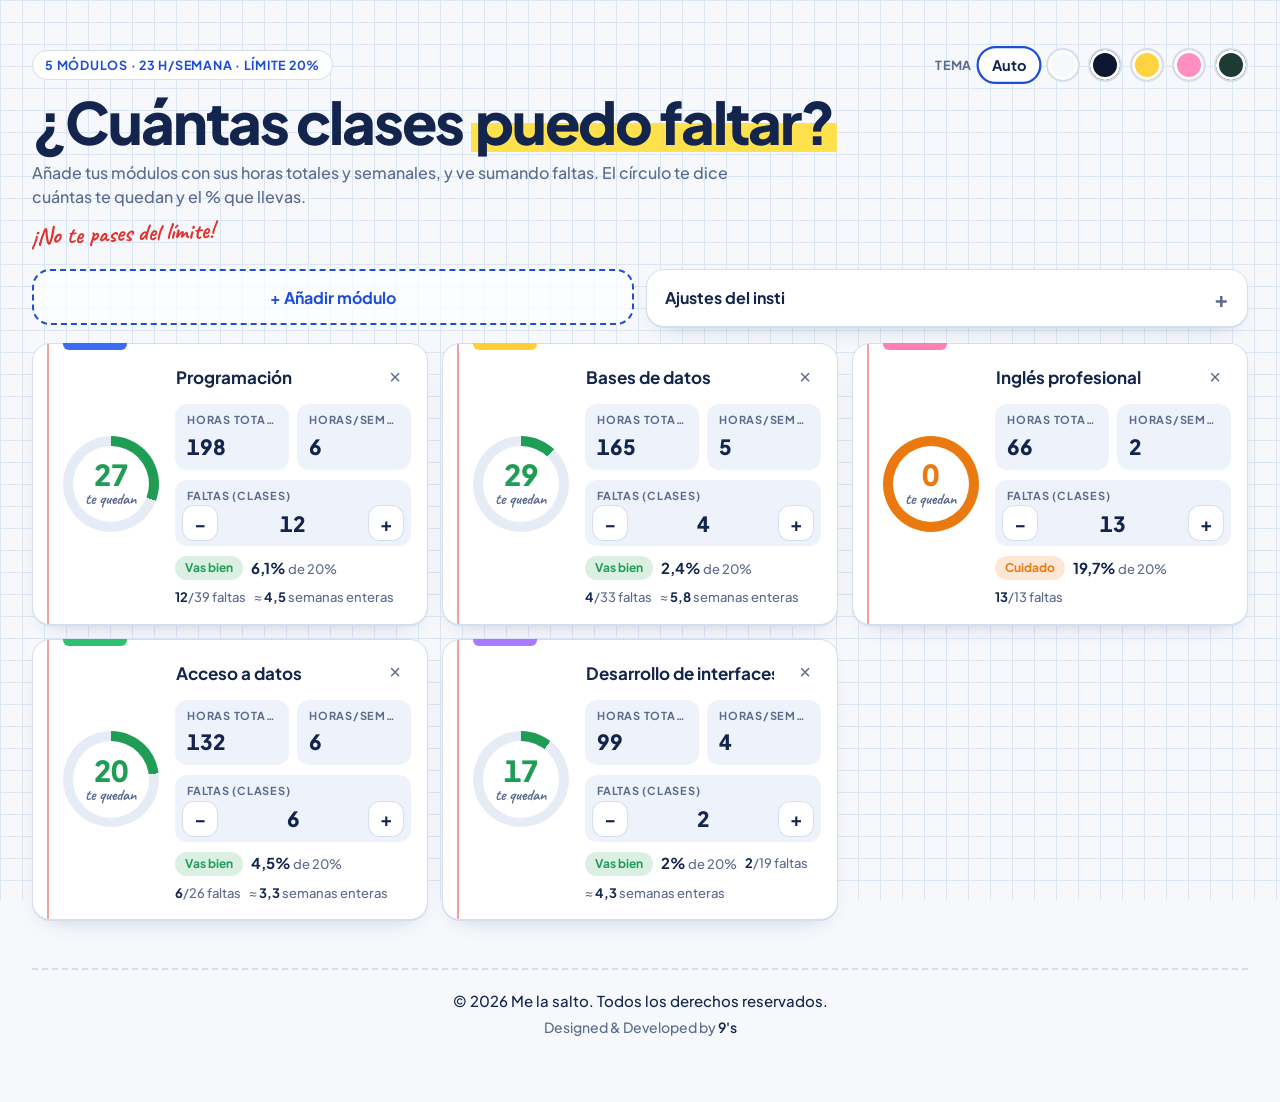
<file: docs/index.html>
<!DOCTYPE html>
<html lang="es">
<head>
  <meta charset="UTF-8">
  <meta name="viewport" content="width=device-width, initial-scale=1.0">
  <title>¿Cuántas clases puedo faltar? · Calculadora de faltas FP</title>
  <meta name="description" content="Calcula cuántas clases puedes faltar en cada módulo de FP antes de perder la evaluación continua.">
  <meta name="theme-color" content="#f6f8fc" media="(prefers-color-scheme: light)">
  <meta name="theme-color" content="#0f1730" media="(prefers-color-scheme: dark)">
  <script>
    // Aplica el tema guardado antes de pintar la página (para que no parpadee)
    try { const t = localStorage.getItem("tema-faltas"); if (t) document.documentElement.dataset.tema = t; } catch (e) {}
  </script>
  <link rel="icon" href="img/favicon.svg" type="image/svg+xml">

  <link rel="preconnect" href="https://fonts.googleapis.com">
  <link rel="preconnect" href="https://fonts.gstatic.com" crossorigin>
  <link rel="stylesheet" href="https://fonts.googleapis.com/css2?family=Plus+Jakarta+Sans:wght@500;600;700;800&family=Caveat:wght@700&display=swap">
  <link rel="stylesheet" href="css/estilos.css?v=7">
</head>
<body>

  <main class="wrap">
    <header class="hero">
      <div class="hero-texto">
        <div class="cabecera-top">
          <span class="tag" id="resumen">Agenda de faltas</span>
          <div class="temas" role="group" aria-label="Elegir diseño">
            <span>Tema</span>
            <button type="button" class="tema tema-auto" data-tema="" aria-pressed="true">Auto</button>
            <button type="button" class="tema" data-tema="cuaderno" style="--sw:#f6f8fc" title="Cuaderno" aria-label="Tema cuaderno"></button>
            <button type="button" class="tema" data-tema="noche" style="--sw:#0f1730" title="Noche" aria-label="Tema noche"></button>
            <button type="button" class="tema" data-tema="platano" style="--sw:#ffd23f" title="Plátano" aria-label="Tema plátano"></button>
            <button type="button" class="tema" data-tema="chicle" style="--sw:#ff8fc0" title="Chicle" aria-label="Tema chicle"></button>
            <button type="button" class="tema" data-tema="pizarra" style="--sw:#1d3b32" title="Pizarra" aria-label="Tema pizarra"></button>
          </div>
        </div>
        <h1>¿Cuántas clases <em>puedo faltar?</em></h1>
        <p class="lead">Añade tus módulos con sus horas totales y semanales, y ve sumando faltas. El círculo te dice cuántas te quedan y el % que llevas.</p>
        <span class="hand">¡No te pases del límite!</span>
      </div>

    </header>

    <div class="acciones">
      <button class="add" id="anadir" type="button">+ Añadir módulo</button>

      <details class="ajustes">
      <summary>Ajustes del insti</summary>
      <div class="settings">
        <label for="pct">% de faltas permitido
          <input id="pct" type="number" min="1" max="100" inputmode="numeric">
        </label>
        <label for="duracion">Minutos por clase
          <input id="duracion" type="number" min="10" step="5" inputmode="numeric">
        </label>
        <label for="semanas">Semanas de curso
          <input id="semanas" type="number" min="1" inputmode="numeric">
        </label>
        <p class="note">Normalmente en FP pierdes la evaluación continua al pasar del 20% de las horas de un módulo. Las horas totales de cada módulo salen en el currículo del ciclo o en la programación que te da el profe. Si dejas las horas totales vacías, se calculan con horas/semana × semanas de curso. Cada centro puede tenerlo distinto, así que confírmalo con tu tutor. Los datos se guardan solo en tu móvil u ordenador.</p>
        </div>
      </details>
    </div>

    <div id="modulos" class="lista"></div>

    <footer class="pie">
      <p>© 2026 Me la salto. Todos los derechos reservados.</p>
      <p class="firma">Designed &amp; Developed by <strong>9's</strong></p>
    </footer>
  </main>

  <!-- Aviso con el gato cuando se pierde la evaluación continua -->
  <div class="overlay" id="aviso" hidden role="dialog" aria-modal="true" aria-labelledby="avisoTitulo">
    <div class="pop">
      <img src="img/gato-platano.png" alt="Gato plátano llorando y bailando">
      <h3 id="avisoTitulo">Has perdido la evaluación continua</h3>
      <p id="avisoTexto"></p>
      <button type="button" id="cerrarAviso">Vale… 😭</button>
    </div>
  </div>

  <script src="js/calculo.js?v=7"></script>
  <script src="js/app.js?v=7"></script>

<script data-goatcounter="https://me-la-salto.goatcounter.com/count"
        async src="//gc.zgo.at/count.js"></script>
</body>
</html>
</file>
<file: docs/css/estilos.css>
/* ==========================================================
   Calculadora de faltas FP
   Estilo: hoja de cuaderno cuadriculado, con temas para elegir
           (cuaderno, noche, plátano, chicle y pizarra)
   ========================================================== */

:root {
  --bg: #f6f8fc;
  --grid: #dbe6f5;
  --card: #ffffff;
  --soft: #eef3fb;
  --ink: #13254d;
  --muted: #5b6b8c;
  --line: #d5deec;

  --pen: #1d4ed8;        /* bolígrafo azul */
  --marker: #ffe14d;     /* subrayador */
  --marker-ink: #2a2300;
  --margin: #f2a3a0;     /* margen rojo del cuaderno */
  --track: #e6ecf6;

  --ok: #1f9d55;
  --warn: #ea7a10;
  --bad: #e0322b;

  /* pestañas de colores de las fichas (como separadores de archivador) */
  --tab-0: #3b6cf6;
  --tab-1: #ffcf33;
  --tab-2: #ff7eb6;
  --tab-3: #2fbf71;
  --tab-4: #a77bff;

  --hl-from: 52%;        /* dónde empieza el subrayador del título */
  --hl-ink: var(--ink);

  --shadow: 0 1px 0 var(--line), 0 10px 24px -16px rgb(19 37 77 / .35);
  --font: "Plus Jakarta Sans", ui-sans-serif, system-ui, sans-serif;
  --hand: "Caveat", "Segoe Print", "Comic Sans MS", cursive;
}

/* ==========================================================
   TEMAS
   Sin elegir (automático): sigue el modo claro/oscuro del móvil.
   Con data-tema en <html>: el tema que elige el usuario.
   ========================================================== */

/* Automático en modo oscuro */
@media (prefers-color-scheme: dark) {
  :root:not([data-tema]) {
    --bg: #0f1730;
    --grid: #18223f;
    --card: #17213d;
    --soft: #1f2b4b;
    --ink: #edf1fb;
    --muted: #9eabc9;
    --line: #2a3758;

    --pen: #8fb1ff;
    --marker: #ffe14d;
    --margin: #e8706a;
    --track: #26335a;

    --ok: #4fd18b;
    --warn: #ffb547;
    --bad: #ff7a72;

    --hl-from: 8%;
    --hl-ink: var(--marker-ink);

    --shadow: 0 1px 0 var(--line), 0 12px 28px -16px rgb(0 0 0 / .55);
    color-scheme: dark;
  }
}

/* Noche: azul marino */
:root[data-tema="noche"] {
  --bg: #0f1730;
  --grid: #18223f;
  --card: #17213d;
  --soft: #1f2b4b;
  --ink: #edf1fb;
  --muted: #9eabc9;
  --line: #2a3758;

  --pen: #8fb1ff;
  --marker: #ffe14d;
  --margin: #e8706a;
  --track: #26335a;

  --ok: #4fd18b;
  --warn: #ffb547;
  --bad: #ff7a72;

  --hl-from: 8%;
  --hl-ink: var(--marker-ink);

  --shadow: 0 1px 0 var(--line), 0 12px 28px -16px rgb(0 0 0 / .55);
  color-scheme: dark;
}

/* Plátano: amarillo y marrón */
:root[data-tema="platano"] {
  --bg: #fff7d6;
  --grid: #f4e6a8;
  --card: #fffdf3;
  --soft: #fff3c4;
  --ink: #3b2a00;
  --muted: #80683a;
  --line: #efdc93;
  --pen: #b26b00;
  --marker: #ffd23f;
  --marker-ink: #2e2200;
  --margin: #f0a35e;
  --track: #f7ebbd;
  --ok: #3f8f2a;
  --warn: #d06a00;
  --bad: #d43a26;
  --hl-from: 52%;
  --hl-ink: var(--ink);
  --shadow: 0 1px 0 var(--line), 0 10px 24px -16px rgb(80 60 0 / .35);
  color-scheme: light;
}

/* Chicle: rosa */
:root[data-tema="chicle"] {
  --bg: #fff0f6;
  --grid: #fbd9e7;
  --card: #ffffff;
  --soft: #fff1f7;
  --ink: #4a1030;
  --muted: #8c5574;
  --line: #f6cfe0;
  --pen: #d63384;
  --marker: #ffb3d5;
  --marker-ink: #4a1030;
  --margin: #c9a3ff;
  --track: #fbe1ec;
  --ok: #1f9d6b;
  --warn: #e07a12;
  --bad: #d92d4f;
  --hl-from: 52%;
  --hl-ink: var(--ink);
  --shadow: 0 1px 0 var(--line), 0 10px 24px -16px rgb(120 20 70 / .3);
  color-scheme: light;
}

/* Pizarra: verde oscuro con tiza */
:root[data-tema="pizarra"] {
  --bg: #1d3b32;
  --grid: #24473c;
  --card: #234639;
  --soft: #2b5446;
  --ink: #f4f1e6;
  --muted: #b7c9bf;
  --line: #386152;
  --pen: #ffe59a;
  --marker: #fff3b0;
  --marker-ink: #263a1e;
  --margin: #ff9d8f;
  --track: #2f5a4b;
  --ok: #8be3a8;
  --warn: #ffc56b;
  --bad: #ff8f84;
  --hl-from: 8%;
  --hl-ink: var(--marker-ink);
  --shadow: 0 1px 0 var(--line), 0 12px 28px -16px rgb(0 0 0 / .5);
  color-scheme: dark;
}

/* Selector de tema */
.temas {
  display: flex;
  align-items: center;
  gap: 8px;
  flex-wrap: wrap;
}

.temas > span {
  color: var(--muted);
  font-size: 12.5px;
  font-weight: 700;
  letter-spacing: .06em;
  text-transform: uppercase;
}

.tema {
  width: 34px;
  height: 34px;
  padding: 0;
  border: 2px solid var(--line);
  border-radius: 50%;
  background: var(--sw);
  box-shadow: inset 0 0 0 3px var(--card);
  cursor: pointer;
  transition: transform .15s;
}

.tema:hover { transform: scale(1.1); }

.tema[aria-pressed="true"] {
  border-color: var(--pen);
  transform: scale(1.12);
}

.tema-auto {
  width: auto;
  padding: 0 12px;
  border-radius: 99px;
  background: var(--card);
  box-shadow: none;
  color: var(--ink);
  font: 700 13px var(--font);
}

.cabecera-top {
  display: flex;
  flex-wrap: wrap;
  justify-content: space-between;
  align-items: center;
  gap: 12px;
}

/* ---------- Base ---------- */

* { box-sizing: border-box; }

body {
  margin: 0;
  padding: 32px 16px 64px;
  color: var(--ink);
  font: 500 16px/1.5 var(--font);
  background-color: var(--bg);
  background-image:
    linear-gradient(var(--grid) 1px, transparent 1px),
    linear-gradient(90deg, var(--grid) 1px, transparent 1px);
  background-size: 22px 22px;
  background-attachment: fixed;
}

.wrap {
  max-width: 1320px;
  margin: 0 auto;
  display: grid;
  gap: 16px;
}

button:focus-visible,
input:focus-visible,
summary:focus-visible {
  outline: 3px solid var(--marker);
  outline-offset: 2px;
}

/* ---------- Cabecera ---------- */

.hero {
  display: grid;
  gap: 24px;
  align-items: center;
  margin-bottom: 8px;
}

.hero-texto {
  display: grid;
  gap: 10px;
  min-width: 0;
}

/* Pie */
.pie {
  display: grid;
  justify-items: center;
  gap: 4px;
  margin-top: 32px;
  padding-top: 20px;
  border-top: 2px dashed var(--line);
  color: var(--ink);
  font-size: 15px;
  text-align: center;
}

.pie p { margin: 0; }

.pie .firma {
  color: var(--muted);
  font-size: 14px;
}

.pie strong {
  color: var(--ink);
  font-weight: 600;
}

.tag {
  justify-self: start;
  padding: 5px 12px;
  border: 1px solid var(--line);
  border-radius: 99px;
  background: var(--card);
  color: var(--pen);
  font-size: 12.5px;
  font-weight: 700;
  letter-spacing: .06em;
  text-transform: uppercase;
}

h1 {
  margin: 0;
  font: 800 clamp(32px, 8.5vw, 48px)/1.02 var(--font);
  letter-spacing: -.035em;
  text-wrap: balance;
}

h1 em {
  font-style: normal;
  padding: 0 .08em;
  color: var(--hl-ink);
  background: linear-gradient(transparent var(--hl-from), var(--marker) var(--hl-from), var(--marker) 92%, transparent 92%);
  -webkit-box-decoration-break: clone;
  box-decoration-break: clone;
}

.lead {
  margin: 0;
  color: var(--muted);
}

.hand {
  justify-self: start;
  margin-top: 2px;
  color: var(--bad);
  font: 700 24px/1 var(--hand);
  transform: rotate(-2deg);
}

/* ---------- Tarjeta de asignatura ---------- */

.lista {
  display: grid;
  gap: 14px;
}

.vacio {
  margin: 0;
  color: var(--muted);
  font: 700 20px/1.2 var(--hand);
}

.card {
  display: grid;
  grid-template-columns: auto minmax(0, 1fr);
  gap: 16px;
  align-items: center;
  min-width: 0;
  padding: 16px 16px 16px 30px;
  border: 1px solid var(--line);
  border-radius: 18px;
  background-color: var(--card);
  /* línea roja de margen, como en las libretas */
  background-image: linear-gradient(90deg, transparent 14px, var(--margin) 14px, var(--margin) 16px, transparent 16px);
  box-shadow: var(--shadow);
  position: relative;
  transition: transform .2s, box-shadow .2s;
}

/* pestaña de color arriba de cada ficha */
.card::before {
  content: "";
  position: absolute;
  top: -1px;
  left: 30px;
  width: 64px;
  height: 7px;
  border-radius: 0 0 6px 6px;
  background: var(--tab, var(--pen));
}

@media (hover: hover) {
  .card:hover {
    transform: translateY(-3px);
    box-shadow: 0 1px 0 var(--line), 0 18px 32px -18px rgb(19 37 77 / .45);
  }
}

/* Anillo de progreso */
@property --p {
  syntax: "<number>";
  inherits: false;
  initial-value: 0;
}

.ring {
  --p: 0;
  --c: var(--ok);
  width: 108px;
  aspect-ratio: 1;
  display: grid;
  place-items: center;
  border-radius: 50%;
  background: conic-gradient(var(--c) calc(var(--p) * 1%), var(--track) 0);
  transition: --p .4s;
}

.ring > div {
  width: 80%;
  aspect-ratio: 1;
  display: grid;
  place-items: center;
  align-content: center;
  border-radius: 50%;
  background: var(--card);
  line-height: 1;
  text-align: center;
}

.ring b {
  color: var(--c);
  font: 800 32px/1 var(--font);
  font-variant-numeric: tabular-nums;
}

.ring small {
  margin-top: 2px;
  color: var(--muted);
  font: 700 16px/1 var(--hand);
}

.ring img {
  width: 84%;
  transform-origin: 50% 90%;
  animation: bailar .55s ease-in-out infinite;
}

.side {
  display: grid;
  grid-template-columns: minmax(0, 1fr);
  gap: 10px;
  min-width: 0;
}

.top {
  display: flex;
  align-items: center;
  gap: 6px;
}

.name {
  flex: 1;
  min-width: 0;
  margin-left: -8px;
  padding: 5px 8px;
  border: 1px solid transparent;
  border-radius: 10px;
  background: transparent;
  color: var(--ink);
  font: 700 17px var(--font);
}

.name::placeholder { color: var(--muted); }

.name:hover,
.name:focus {
  border-color: var(--line);
  background: var(--soft);
}

.x {
  flex: none;
  width: 32px;
  height: 32px;
  border: 0;
  border-radius: 10px;
  background: none;
  color: var(--muted);
  font-size: 20px;
  cursor: pointer;
}

.x:hover {
  background: var(--soft);
  color: var(--bad);
}

/* Contadores − / + */
.row {
  display: grid;
  grid-template-columns: repeat(2, minmax(0, 1fr));
  gap: 8px;
}

.box {
  display: grid;
  grid-template-columns: minmax(0, 1fr);
  gap: 2px;
  min-width: 0;
  padding: 8px 8px 6px;
  border-radius: 12px;
  background: var(--soft);
}

.box > span {
  overflow: hidden;
  text-overflow: ellipsis;
  white-space: nowrap;
  padding-left: 4px;
  color: var(--muted);
  font-size: 11px;
  font-weight: 700;
  letter-spacing: .07em;
  text-transform: uppercase;
}

/* Campos de horas (se rellenan una vez, sin botones) */
.campo { cursor: text; }

.campo input {
  width: 100%;
  min-width: 0;
  padding: 2px 4px 4px;
  border: 0;
  background: transparent;
  color: var(--ink);
  font: 800 21px var(--font);
  font-variant-numeric: tabular-nums;
  -moz-appearance: textfield;
  appearance: textfield;
}

.campo input::placeholder { color: var(--muted); font-weight: 600; }

.campo input::-webkit-inner-spin-button,
.campo input::-webkit-outer-spin-button {
  -webkit-appearance: none;
  margin: 0;
}

.step {
  display: flex;
  align-items: center;
  gap: 4px;
}

.step button {
  flex: none;
  width: 34px;
  height: 34px;
  border: 0;
  border-radius: 11px;
  background: var(--card);
  box-shadow: 0 0 0 1px var(--line);
  color: var(--ink);
  font: 700 19px/1 var(--font);
  cursor: pointer;
}

.step button:hover {
  background: var(--marker);
  color: var(--marker-ink);
  box-shadow: none;
}

.step button:active { transform: scale(.92); }

.step input {
  width: 100%;
  min-width: 0;
  padding: 0;
  border: 0;
  background: transparent;
  color: var(--ink);
  font: 800 21px var(--font);
  font-variant-numeric: tabular-nums;
  text-align: center;
  -moz-appearance: textfield;
  appearance: textfield;
}

.step input::-webkit-inner-spin-button,
.step input::-webkit-outer-spin-button {
  -webkit-appearance: none;
  margin: 0;
}

/* Estado */
.status {
  display: flex;
  flex-wrap: wrap;
  align-items: center;
  gap: 8px;
  color: var(--muted);
  font-size: 13px;
}

.status strong { color: var(--ink); }

.status .pct strong { font-size: 15px; }

.status .nota { font-style: italic; }

.pill {
  padding: 3px 10px;
  border-radius: 99px;
  font-size: 12px;
  font-weight: 700;
}

.pill.ok   { background: color-mix(in srgb, var(--ok) 16%, transparent);   color: var(--ok); }
.pill.warn { background: color-mix(in srgb, var(--warn) 18%, transparent); color: var(--warn); }
.pill.bad  { background: color-mix(in srgb, var(--bad) 18%, transparent);  color: var(--bad); }

/* ---------- Pantallas anchas: rejilla de fichas y pósit al lado del título ---------- */

@media (min-width: 760px) {
  body { padding: 48px 32px 64px; }

  .lista {
    grid-template-columns: repeat(auto-fill, minmax(380px, 1fr));
    align-items: stretch;
  }

  .acciones { grid-template-columns: minmax(0, 1fr) minmax(0, 1fr); }
}

@media (min-width: 900px) {
  h1 { font-size: 58px; }
  .lead { max-width: 60ch; }
}

@media (min-width: 1000px) {
  .ring { width: 96px; }
  .ring b { font-size: 29px; }
}

@media (max-width: 420px) {
  .card {
    grid-template-columns: 1fr;
    justify-items: center;
  }
  .side { width: 100%; }
  .ring { width: 120px; }
}

/* ---------- Botón añadir y ajustes (arriba de los módulos) ---------- */

.acciones {
  display: grid;
  grid-template-columns: repeat(auto-fit, minmax(240px, 1fr));
  gap: 12px;
  align-items: start;
}

.add {
  min-height: 56px;
  padding: 14px 16px;
  border: 2px dashed var(--pen);
  border-radius: 18px;
  background: color-mix(in srgb, var(--card) 70%, transparent);
  color: var(--pen);
  font: 700 16px var(--font);
  cursor: pointer;
}

.add:hover { background: var(--card); }

.ajustes {
  padding: 2px 18px;
  border: 1px solid var(--line);
  border-radius: 18px;
  background: var(--card);
  box-shadow: var(--shadow);
}

.ajustes summary {
  display: flex;
  justify-content: space-between;
  align-items: center;
  padding: 14px 0;
  font-weight: 700;
  list-style: none;
  cursor: pointer;
}

.ajustes summary::-webkit-details-marker { display: none; }

.ajustes summary::after {
  content: "+";
  color: var(--muted);
  font-size: 22px;
  line-height: 1;
}

.ajustes[open] summary::after { content: "−"; }

.settings {
  display: grid;
  grid-template-columns: repeat(auto-fit, minmax(150px, 1fr));
  gap: 12px;
  padding-bottom: 16px;
}

.settings label {
  display: grid;
  gap: 4px;
  color: var(--muted);
  font-size: 12.5px;
  font-weight: 700;
}

.settings input {
  width: 100%;
  min-width: 0;
  padding: 9px 12px;
  border: 1px solid var(--line);
  border-radius: 12px;
  background: var(--soft);
  color: var(--ink);
  font: 700 16px var(--font);
}

.note {
  grid-column: 1 / -1;
  margin: 0;
  color: var(--muted);
  font-size: 13px;
}

/* ---------- Aviso con el gato ---------- */

.overlay {
  position: fixed;
  inset: 0;
  z-index: 20;
  display: grid;
  place-items: center;
  padding: 16px;
  background: color-mix(in srgb, var(--bg) 75%, transparent);
  -webkit-backdrop-filter: blur(8px);
  backdrop-filter: blur(8px);
}

.overlay[hidden] { display: none; }

.pop {
  width: 100%;
  max-width: 360px;
  display: grid;
  justify-items: center;
  gap: 8px;
  padding: 24px 20px 20px;
  border: 1px solid var(--line);
  border-radius: 30px;
  background: var(--card);
  box-shadow: var(--shadow);
  text-align: center;
  animation: aparecer .45s cubic-bezier(.3, 1.5, .5, 1);
}

.pop img {
  width: min(220px, 60vw);
  height: auto;
  transform-origin: 50% 90%;
  animation: bailar .55s ease-in-out infinite;
}

.pop h3 {
  margin: 6px 0 0;
  color: var(--bad);
  font: 700 34px/1 var(--hand);
  text-wrap: balance;
}

.pop p {
  margin: 0;
  color: var(--muted);
}

.pop button {
  margin-top: 8px;
  padding: 12px 24px;
  border: 0;
  border-radius: 14px;
  background: var(--marker);
  color: var(--marker-ink);
  font: 800 16px var(--font);
  cursor: pointer;
}

/* ---------- Animaciones ---------- */

@keyframes bailar {
  0%   { transform: translateX(-8px) rotate(-10deg) translateY(0); }
  25%  { transform: translateX(0)    rotate(0)      translateY(-12px); }
  50%  { transform: translateX(8px)  rotate(10deg)  translateY(0); }
  75%  { transform: translateX(0)    rotate(0)      translateY(-12px); }
  100% { transform: translateX(-8px) rotate(-10deg) translateY(0); }
}

@keyframes aparecer {
  from { transform: scale(.7); opacity: 0; }
  to   { transform: scale(1);  opacity: 1; }
}

@media (prefers-reduced-motion: reduce) {
  .pop img,
  .ring img { animation-duration: 2.4s; }
  .pop { animation: none; }
  .ring { transition: none; }
}

[hidden] { display: none !important; }
</file>
<file: public/css/estilos.css>
/* ==========================================================
   Calculadora de faltas FP
   Estilo: hoja de cuaderno cuadriculado, con temas para elegir
           (cuaderno, noche, plátano, chicle y pizarra)
   ========================================================== */

:root {
  --bg: #f6f8fc;
  --grid: #dbe6f5;
  --card: #ffffff;
  --soft: #eef3fb;
  --ink: #13254d;
  --muted: #5b6b8c;
  --line: #d5deec;

  --pen: #1d4ed8;        /* bolígrafo azul */
  --marker: #ffe14d;     /* subrayador */
  --marker-ink: #2a2300;
  --margin: #f2a3a0;     /* margen rojo del cuaderno */
  --track: #e6ecf6;

  --ok: #1f9d55;
  --warn: #ea7a10;
  --bad: #e0322b;

  /* pestañas de colores de las fichas (como separadores de archivador) */
  --tab-0: #3b6cf6;
  --tab-1: #ffcf33;
  --tab-2: #ff7eb6;
  --tab-3: #2fbf71;
  --tab-4: #a77bff;

  --hl-from: 52%;        /* dónde empieza el subrayador del título */
  --hl-ink: var(--ink);

  --shadow: 0 1px 0 var(--line), 0 10px 24px -16px rgb(19 37 77 / .35);
  --font: "Plus Jakarta Sans", ui-sans-serif, system-ui, sans-serif;
  --hand: "Caveat", "Segoe Print", "Comic Sans MS", cursive;
}

/* ==========================================================
   TEMAS
   Sin elegir (automático): sigue el modo claro/oscuro del móvil.
   Con data-tema en <html>: el tema que elige el usuario.
   ========================================================== */

/* Automático en modo oscuro */
@media (prefers-color-scheme: dark) {
  :root:not([data-tema]) {
    --bg: #0f1730;
    --grid: #18223f;
    --card: #17213d;
    --soft: #1f2b4b;
    --ink: #edf1fb;
    --muted: #9eabc9;
    --line: #2a3758;

    --pen: #8fb1ff;
    --marker: #ffe14d;
    --margin: #e8706a;
    --track: #26335a;

    --ok: #4fd18b;
    --warn: #ffb547;
    --bad: #ff7a72;

    --hl-from: 8%;
    --hl-ink: var(--marker-ink);

    --shadow: 0 1px 0 var(--line), 0 12px 28px -16px rgb(0 0 0 / .55);
    color-scheme: dark;
  }
}

/* Noche: azul marino */
:root[data-tema="noche"] {
  --bg: #0f1730;
  --grid: #18223f;
  --card: #17213d;
  --soft: #1f2b4b;
  --ink: #edf1fb;
  --muted: #9eabc9;
  --line: #2a3758;

  --pen: #8fb1ff;
  --marker: #ffe14d;
  --margin: #e8706a;
  --track: #26335a;

  --ok: #4fd18b;
  --warn: #ffb547;
  --bad: #ff7a72;

  --hl-from: 8%;
  --hl-ink: var(--marker-ink);

  --shadow: 0 1px 0 var(--line), 0 12px 28px -16px rgb(0 0 0 / .55);
  color-scheme: dark;
}

/* Plátano: amarillo y marrón */
:root[data-tema="platano"] {
  --bg: #fff7d6;
  --grid: #f4e6a8;
  --card: #fffdf3;
  --soft: #fff3c4;
  --ink: #3b2a00;
  --muted: #80683a;
  --line: #efdc93;
  --pen: #b26b00;
  --marker: #ffd23f;
  --marker-ink: #2e2200;
  --margin: #f0a35e;
  --track: #f7ebbd;
  --ok: #3f8f2a;
  --warn: #d06a00;
  --bad: #d43a26;
  --hl-from: 52%;
  --hl-ink: var(--ink);
  --shadow: 0 1px 0 var(--line), 0 10px 24px -16px rgb(80 60 0 / .35);
  color-scheme: light;
}

/* Chicle: rosa */
:root[data-tema="chicle"] {
  --bg: #fff0f6;
  --grid: #fbd9e7;
  --card: #ffffff;
  --soft: #fff1f7;
  --ink: #4a1030;
  --muted: #8c5574;
  --line: #f6cfe0;
  --pen: #d63384;
  --marker: #ffb3d5;
  --marker-ink: #4a1030;
  --margin: #c9a3ff;
  --track: #fbe1ec;
  --ok: #1f9d6b;
  --warn: #e07a12;
  --bad: #d92d4f;
  --hl-from: 52%;
  --hl-ink: var(--ink);
  --shadow: 0 1px 0 var(--line), 0 10px 24px -16px rgb(120 20 70 / .3);
  color-scheme: light;
}

/* Pizarra: verde oscuro con tiza */
:root[data-tema="pizarra"] {
  --bg: #1d3b32;
  --grid: #24473c;
  --card: #234639;
  --soft: #2b5446;
  --ink: #f4f1e6;
  --muted: #b7c9bf;
  --line: #386152;
  --pen: #ffe59a;
  --marker: #fff3b0;
  --marker-ink: #263a1e;
  --margin: #ff9d8f;
  --track: #2f5a4b;
  --ok: #8be3a8;
  --warn: #ffc56b;
  --bad: #ff8f84;
  --hl-from: 8%;
  --hl-ink: var(--marker-ink);
  --shadow: 0 1px 0 var(--line), 0 12px 28px -16px rgb(0 0 0 / .5);
  color-scheme: dark;
}

/* Selector de tema */
.temas {
  display: flex;
  align-items: center;
  gap: 8px;
  flex-wrap: wrap;
}

.temas > span {
  color: var(--muted);
  font-size: 12.5px;
  font-weight: 700;
  letter-spacing: .06em;
  text-transform: uppercase;
}

.tema {
  width: 34px;
  height: 34px;
  padding: 0;
  border: 2px solid var(--line);
  border-radius: 50%;
  background: var(--sw);
  box-shadow: inset 0 0 0 3px var(--card);
  cursor: pointer;
  transition: transform .15s;
}

.tema:hover { transform: scale(1.1); }

.tema[aria-pressed="true"] {
  border-color: var(--pen);
  transform: scale(1.12);
}

.tema-auto {
  width: auto;
  padding: 0 12px;
  border-radius: 99px;
  background: var(--card);
  box-shadow: none;
  color: var(--ink);
  font: 700 13px var(--font);
}

.cabecera-top {
  display: flex;
  flex-wrap: wrap;
  justify-content: space-between;
  align-items: center;
  gap: 12px;
}

/* ---------- Base ---------- */

* { box-sizing: border-box; }

body {
  margin: 0;
  padding: 32px 16px 64px;
  color: var(--ink);
  font: 500 16px/1.5 var(--font);
  background-color: var(--bg);
  background-image:
    linear-gradient(var(--grid) 1px, transparent 1px),
    linear-gradient(90deg, var(--grid) 1px, transparent 1px);
  background-size: 22px 22px;
  background-attachment: fixed;
}

.wrap {
  max-width: 1320px;
  margin: 0 auto;
  display: grid;
  gap: 16px;
}

button:focus-visible,
input:focus-visible,
summary:focus-visible {
  outline: 3px solid var(--marker);
  outline-offset: 2px;
}

/* ---------- Cabecera ---------- */

.hero {
  display: grid;
  gap: 24px;
  align-items: center;
  margin-bottom: 8px;
}

.hero-texto {
  display: grid;
  gap: 10px;
  min-width: 0;
}

/* Pie */
.pie {
  display: grid;
  justify-items: center;
  gap: 4px;
  margin-top: 32px;
  padding-top: 20px;
  border-top: 2px dashed var(--line);
  color: var(--ink);
  font-size: 15px;
  text-align: center;
}

.pie p { margin: 0; }

.pie .firma {
  color: var(--muted);
  font-size: 14px;
}

.pie strong {
  color: var(--ink);
  font-weight: 600;
}

.tag {
  justify-self: start;
  padding: 5px 12px;
  border: 1px solid var(--line);
  border-radius: 99px;
  background: var(--card);
  color: var(--pen);
  font-size: 12.5px;
  font-weight: 700;
  letter-spacing: .06em;
  text-transform: uppercase;
}

h1 {
  margin: 0;
  font: 800 clamp(32px, 8.5vw, 48px)/1.02 var(--font);
  letter-spacing: -.035em;
  text-wrap: balance;
}

h1 em {
  font-style: normal;
  padding: 0 .08em;
  color: var(--hl-ink);
  background: linear-gradient(transparent var(--hl-from), var(--marker) var(--hl-from), var(--marker) 92%, transparent 92%);
  -webkit-box-decoration-break: clone;
  box-decoration-break: clone;
}

.lead {
  margin: 0;
  color: var(--muted);
}

.hand {
  justify-self: start;
  margin-top: 2px;
  color: var(--bad);
  font: 700 24px/1 var(--hand);
  transform: rotate(-2deg);
}

/* ---------- Tarjeta de asignatura ---------- */

.lista {
  display: grid;
  gap: 14px;
}

.vacio {
  margin: 0;
  color: var(--muted);
  font: 700 20px/1.2 var(--hand);
}

.card {
  display: grid;
  grid-template-columns: auto minmax(0, 1fr);
  gap: 16px;
  align-items: center;
  min-width: 0;
  padding: 16px 16px 16px 30px;
  border: 1px solid var(--line);
  border-radius: 18px;
  background-color: var(--card);
  /* línea roja de margen, como en las libretas */
  background-image: linear-gradient(90deg, transparent 14px, var(--margin) 14px, var(--margin) 16px, transparent 16px);
  box-shadow: var(--shadow);
  position: relative;
  transition: transform .2s, box-shadow .2s;
}

/* pestaña de color arriba de cada ficha */
.card::before {
  content: "";
  position: absolute;
  top: -1px;
  left: 30px;
  width: 64px;
  height: 7px;
  border-radius: 0 0 6px 6px;
  background: var(--tab, var(--pen));
}

@media (hover: hover) {
  .card:hover {
    transform: translateY(-3px);
    box-shadow: 0 1px 0 var(--line), 0 18px 32px -18px rgb(19 37 77 / .45);
  }
}

/* Anillo de progreso */
@property --p {
  syntax: "<number>";
  inherits: false;
  initial-value: 0;
}

.ring {
  --p: 0;
  --c: var(--ok);
  width: 108px;
  aspect-ratio: 1;
  display: grid;
  place-items: center;
  border-radius: 50%;
  background: conic-gradient(var(--c) calc(var(--p) * 1%), var(--track) 0);
  transition: --p .4s;
}

.ring > div {
  width: 80%;
  aspect-ratio: 1;
  display: grid;
  place-items: center;
  align-content: center;
  border-radius: 50%;
  background: var(--card);
  line-height: 1;
  text-align: center;
}

.ring b {
  color: var(--c);
  font: 800 32px/1 var(--font);
  font-variant-numeric: tabular-nums;
}

.ring small {
  margin-top: 2px;
  color: var(--muted);
  font: 700 16px/1 var(--hand);
}

.ring img {
  width: 84%;
  transform-origin: 50% 90%;
  animation: bailar .55s ease-in-out infinite;
}

.side {
  display: grid;
  grid-template-columns: minmax(0, 1fr);
  gap: 10px;
  min-width: 0;
}

.top {
  display: flex;
  align-items: center;
  gap: 6px;
}

.name {
  flex: 1;
  min-width: 0;
  margin-left: -8px;
  padding: 5px 8px;
  border: 1px solid transparent;
  border-radius: 10px;
  background: transparent;
  color: var(--ink);
  font: 700 17px var(--font);
}

.name::placeholder { color: var(--muted); }

.name:hover,
.name:focus {
  border-color: var(--line);
  background: var(--soft);
}

.x {
  flex: none;
  width: 32px;
  height: 32px;
  border: 0;
  border-radius: 10px;
  background: none;
  color: var(--muted);
  font-size: 20px;
  cursor: pointer;
}

.x:hover {
  background: var(--soft);
  color: var(--bad);
}

/* Contadores − / + */
.row {
  display: grid;
  grid-template-columns: repeat(2, minmax(0, 1fr));
  gap: 8px;
}

.box {
  display: grid;
  grid-template-columns: minmax(0, 1fr);
  gap: 2px;
  min-width: 0;
  padding: 8px 8px 6px;
  border-radius: 12px;
  background: var(--soft);
}

.box > span {
  overflow: hidden;
  text-overflow: ellipsis;
  white-space: nowrap;
  padding-left: 4px;
  color: var(--muted);
  font-size: 11px;
  font-weight: 700;
  letter-spacing: .07em;
  text-transform: uppercase;
}

/* Campos de horas (se rellenan una vez, sin botones) */
.campo { cursor: text; }

.campo input {
  width: 100%;
  min-width: 0;
  padding: 2px 4px 4px;
  border: 0;
  background: transparent;
  color: var(--ink);
  font: 800 21px var(--font);
  font-variant-numeric: tabular-nums;
  -moz-appearance: textfield;
  appearance: textfield;
}

.campo input::placeholder { color: var(--muted); font-weight: 600; }

.campo input::-webkit-inner-spin-button,
.campo input::-webkit-outer-spin-button {
  -webkit-appearance: none;
  margin: 0;
}

.step {
  display: flex;
  align-items: center;
  gap: 4px;
}

.step button {
  flex: none;
  width: 34px;
  height: 34px;
  border: 0;
  border-radius: 11px;
  background: var(--card);
  box-shadow: 0 0 0 1px var(--line);
  color: var(--ink);
  font: 700 19px/1 var(--font);
  cursor: pointer;
}

.step button:hover {
  background: var(--marker);
  color: var(--marker-ink);
  box-shadow: none;
}

.step button:active { transform: scale(.92); }

.step input {
  width: 100%;
  min-width: 0;
  padding: 0;
  border: 0;
  background: transparent;
  color: var(--ink);
  font: 800 21px var(--font);
  font-variant-numeric: tabular-nums;
  text-align: center;
  -moz-appearance: textfield;
  appearance: textfield;
}

.step input::-webkit-inner-spin-button,
.step input::-webkit-outer-spin-button {
  -webkit-appearance: none;
  margin: 0;
}

/* Estado */
.status {
  display: flex;
  flex-wrap: wrap;
  align-items: center;
  gap: 8px;
  color: var(--muted);
  font-size: 13px;
}

.status strong { color: var(--ink); }

.status .pct strong { font-size: 15px; }

.status .nota { font-style: italic; }

.pill {
  padding: 3px 10px;
  border-radius: 99px;
  font-size: 12px;
  font-weight: 700;
}

.pill.ok   { background: color-mix(in srgb, var(--ok) 16%, transparent);   color: var(--ok); }
.pill.warn { background: color-mix(in srgb, var(--warn) 18%, transparent); color: var(--warn); }
.pill.bad  { background: color-mix(in srgb, var(--bad) 18%, transparent);  color: var(--bad); }

/* ---------- Pantallas anchas: rejilla de fichas y pósit al lado del título ---------- */

@media (min-width: 760px) {
  body { padding: 48px 32px 64px; }

  .lista {
    grid-template-columns: repeat(auto-fill, minmax(380px, 1fr));
    align-items: stretch;
  }

  .acciones { grid-template-columns: minmax(0, 1fr) minmax(0, 1fr); }
}

@media (min-width: 900px) {
  h1 { font-size: 58px; }
  .lead { max-width: 60ch; }
}

@media (min-width: 1000px) {
  .ring { width: 96px; }
  .ring b { font-size: 29px; }
}

@media (max-width: 420px) {
  .card {
    grid-template-columns: 1fr;
    justify-items: center;
  }
  .side { width: 100%; }
  .ring { width: 120px; }
}

/* ---------- Botón añadir y ajustes (arriba de los módulos) ---------- */

.acciones {
  display: grid;
  grid-template-columns: repeat(auto-fit, minmax(240px, 1fr));
  gap: 12px;
  align-items: start;
}

.add {
  min-height: 56px;
  padding: 14px 16px;
  border: 2px dashed var(--pen);
  border-radius: 18px;
  background: color-mix(in srgb, var(--card) 70%, transparent);
  color: var(--pen);
  font: 700 16px var(--font);
  cursor: pointer;
}

.add:hover { background: var(--card); }

.ajustes {
  padding: 2px 18px;
  border: 1px solid var(--line);
  border-radius: 18px;
  background: var(--card);
  box-shadow: var(--shadow);
}

.ajustes summary {
  display: flex;
  justify-content: space-between;
  align-items: center;
  padding: 14px 0;
  font-weight: 700;
  list-style: none;
  cursor: pointer;
}

.ajustes summary::-webkit-details-marker { display: none; }

.ajustes summary::after {
  content: "+";
  color: var(--muted);
  font-size: 22px;
  line-height: 1;
}

.ajustes[open] summary::after { content: "−"; }

.settings {
  display: grid;
  grid-template-columns: repeat(auto-fit, minmax(150px, 1fr));
  gap: 12px;
  padding-bottom: 16px;
}

.settings label {
  display: grid;
  gap: 4px;
  color: var(--muted);
  font-size: 12.5px;
  font-weight: 700;
}

.settings input {
  width: 100%;
  min-width: 0;
  padding: 9px 12px;
  border: 1px solid var(--line);
  border-radius: 12px;
  background: var(--soft);
  color: var(--ink);
  font: 700 16px var(--font);
}

.note {
  grid-column: 1 / -1;
  margin: 0;
  color: var(--muted);
  font-size: 13px;
}

/* ---------- Aviso con el gato ---------- */

.overlay {
  position: fixed;
  inset: 0;
  z-index: 20;
  display: grid;
  place-items: center;
  padding: 16px;
  background: color-mix(in srgb, var(--bg) 75%, transparent);
  -webkit-backdrop-filter: blur(8px);
  backdrop-filter: blur(8px);
}

.overlay[hidden] { display: none; }

.pop {
  width: 100%;
  max-width: 360px;
  display: grid;
  justify-items: center;
  gap: 8px;
  padding: 24px 20px 20px;
  border: 1px solid var(--line);
  border-radius: 30px;
  background: var(--card);
  box-shadow: var(--shadow);
  text-align: center;
  animation: aparecer .45s cubic-bezier(.3, 1.5, .5, 1);
}

.pop img {
  width: min(220px, 60vw);
  height: auto;
  transform-origin: 50% 90%;
  animation: bailar .55s ease-in-out infinite;
}

.pop h3 {
  margin: 6px 0 0;
  color: var(--bad);
  font: 700 34px/1 var(--hand);
  text-wrap: balance;
}

.pop p {
  margin: 0;
  color: var(--muted);
}

.pop button {
  margin-top: 8px;
  padding: 12px 24px;
  border: 0;
  border-radius: 14px;
  background: var(--marker);
  color: var(--marker-ink);
  font: 800 16px var(--font);
  cursor: pointer;
}

/* ---------- Animaciones ---------- */

@keyframes bailar {
  0%   { transform: translateX(-8px) rotate(-10deg) translateY(0); }
  25%  { transform: translateX(0)    rotate(0)      translateY(-12px); }
  50%  { transform: translateX(8px)  rotate(10deg)  translateY(0); }
  75%  { transform: translateX(0)    rotate(0)      translateY(-12px); }
  100% { transform: translateX(-8px) rotate(-10deg) translateY(0); }
}

@keyframes aparecer {
  from { transform: scale(.7); opacity: 0; }
  to   { transform: scale(1);  opacity: 1; }
}

@media (prefers-reduced-motion: reduce) {
  .pop img,
  .ring img { animation-duration: 2.4s; }
  .pop { animation: none; }
  .ring { transition: none; }
}

[hidden] { display: none !important; }
</file>
